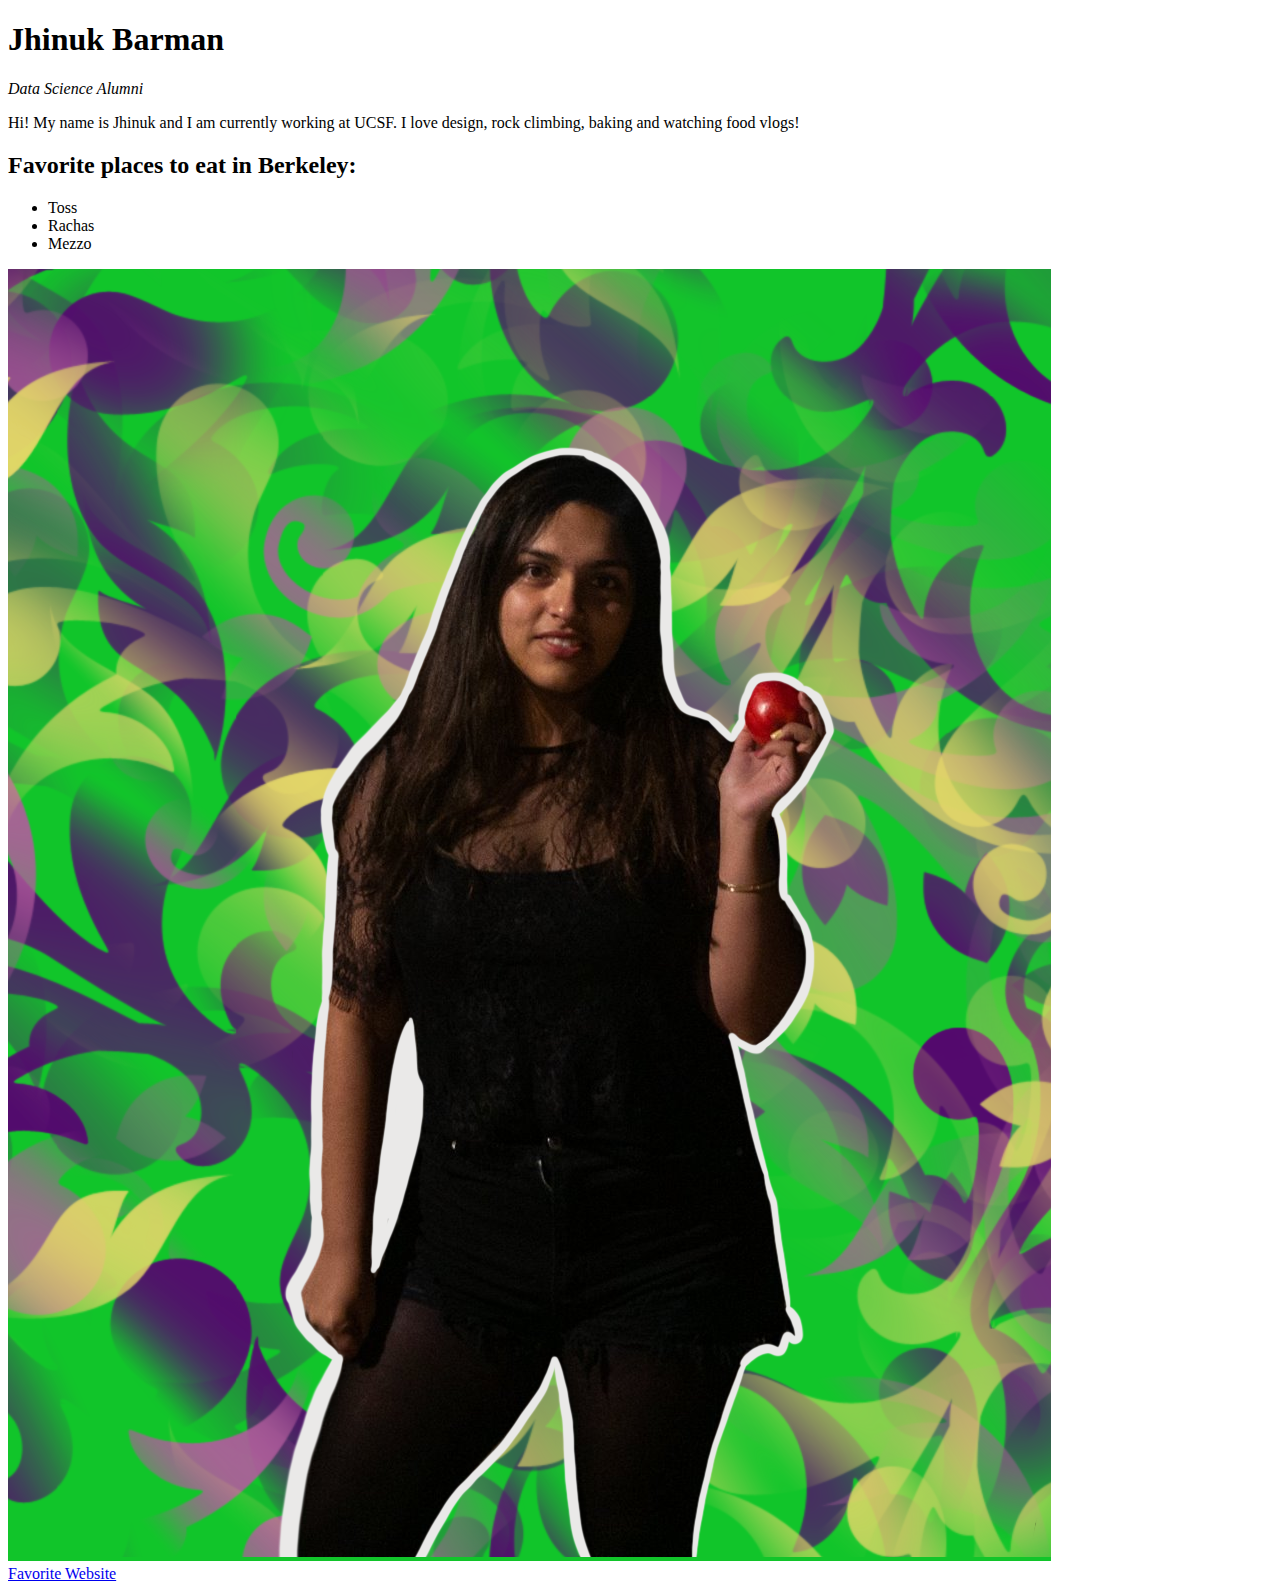
<file: HW1/index.html>
<!doctype html>
  <h1>Jhinuk Barman</h1>
  <i>Data Science</i>
  <i>Alumni</i>
  <p>Hi! My name is Jhinuk and I am currently working at UCSF. I love design, rock climbing, baking and watching food vlogs!</p>
  <h2>Favorite places to eat in Berkeley: </h2>
  <ul>
    <li>Toss</li>
    <li>Rachas</li>
    <li>Mezzo</li>
  </ul>

  <img src="assets/img/selfie.png"></img>
  <br>
  <a href="https://www.pinterest.com/">Favorite Website</a>
</html>
</file>
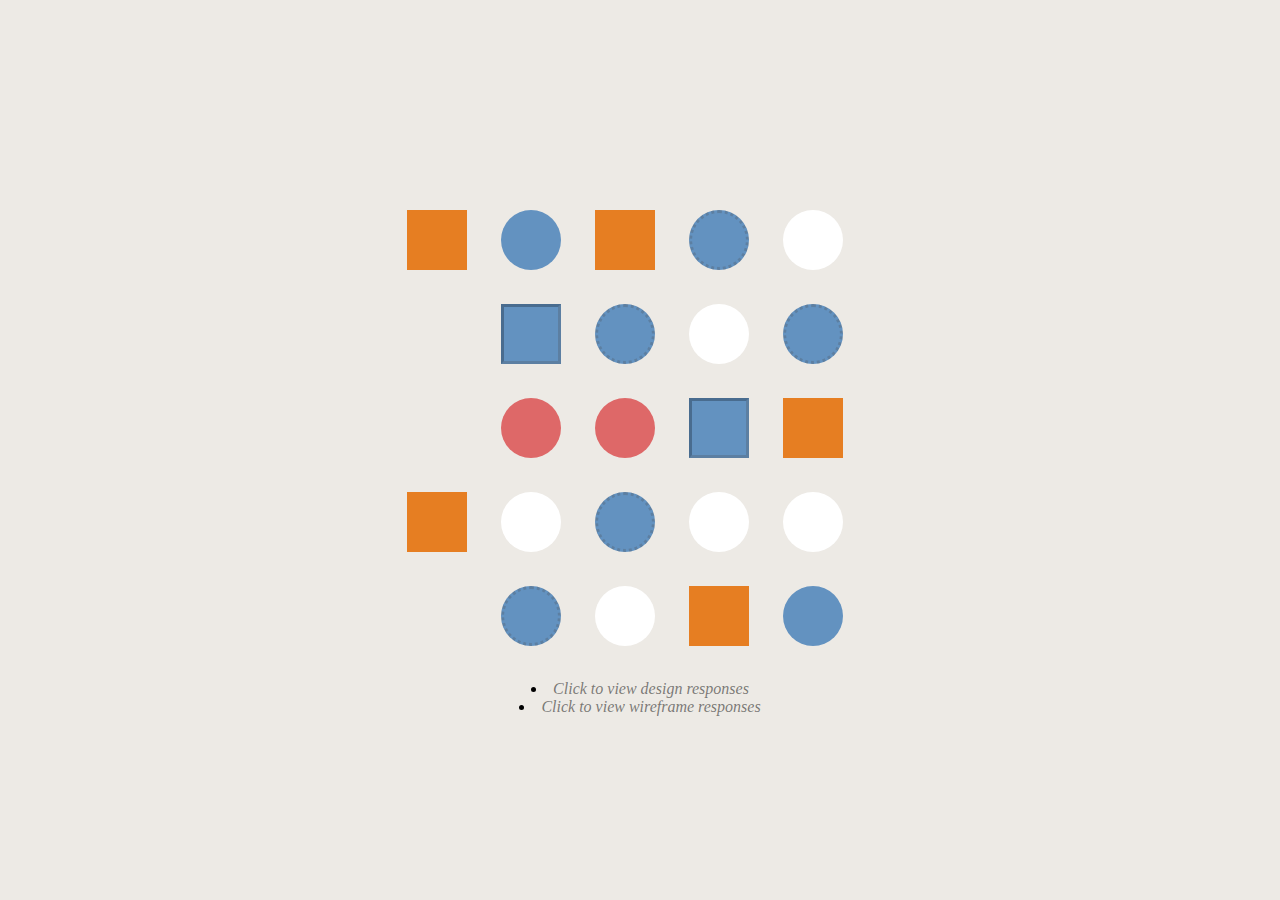
<file: hw2/index.html>
<html>
	<head>
		<title>Fiddling with shapes</title>
		<!-- What file should we link in this <head> tag? -->
		<link rel="stylesheet" href="assets/css/style.css">
	</head>
<body>
	<div id="container">
		<div id="first-row" class="row">
			<div class="square"></div>
			<div class="circle green"></div>
			<div class="square"></div>
			<div class="circle fancy"></div>
			<div class="circle"></div>
		</div>

		<div id="second-row" class="row">
			<div class="circle"></div>
			<div class="square fancy"></div>
			<div class="circle fancy"></div>
			<div class="circle"></div>
			<div class="circle fancy green"></div>
		</div>

		<div id="third-row" class="row">
			<div class="circle"></div>
			<div class="circle green"></div>
			<div class="circle"></div>
			<div class="square fancy"></div>
			<div class="square"></div>
		</div>

		<div id="fourth-row" class="row">
			<div class="square"></div>
			<div class="circle"></div>
			<div class="circle fancy"></div>
			<div class="circle"></div>
			<div class="circle"></div>
		</div>

		<div id="fifth-row" class="row">
			<div class="circle"></div>
			<div class="circle fancy"></div>
			<div class="circle"></div>
			<div class="square"></div>
			<div class="circle green"></div>
		</div>

		<li><a href="design_responses.html">Click to view design responses</a></li>
		<li><a href="wireframes.html">Click to view wireframe responses</a></li>
	</div>
</body>
</html>
</file>
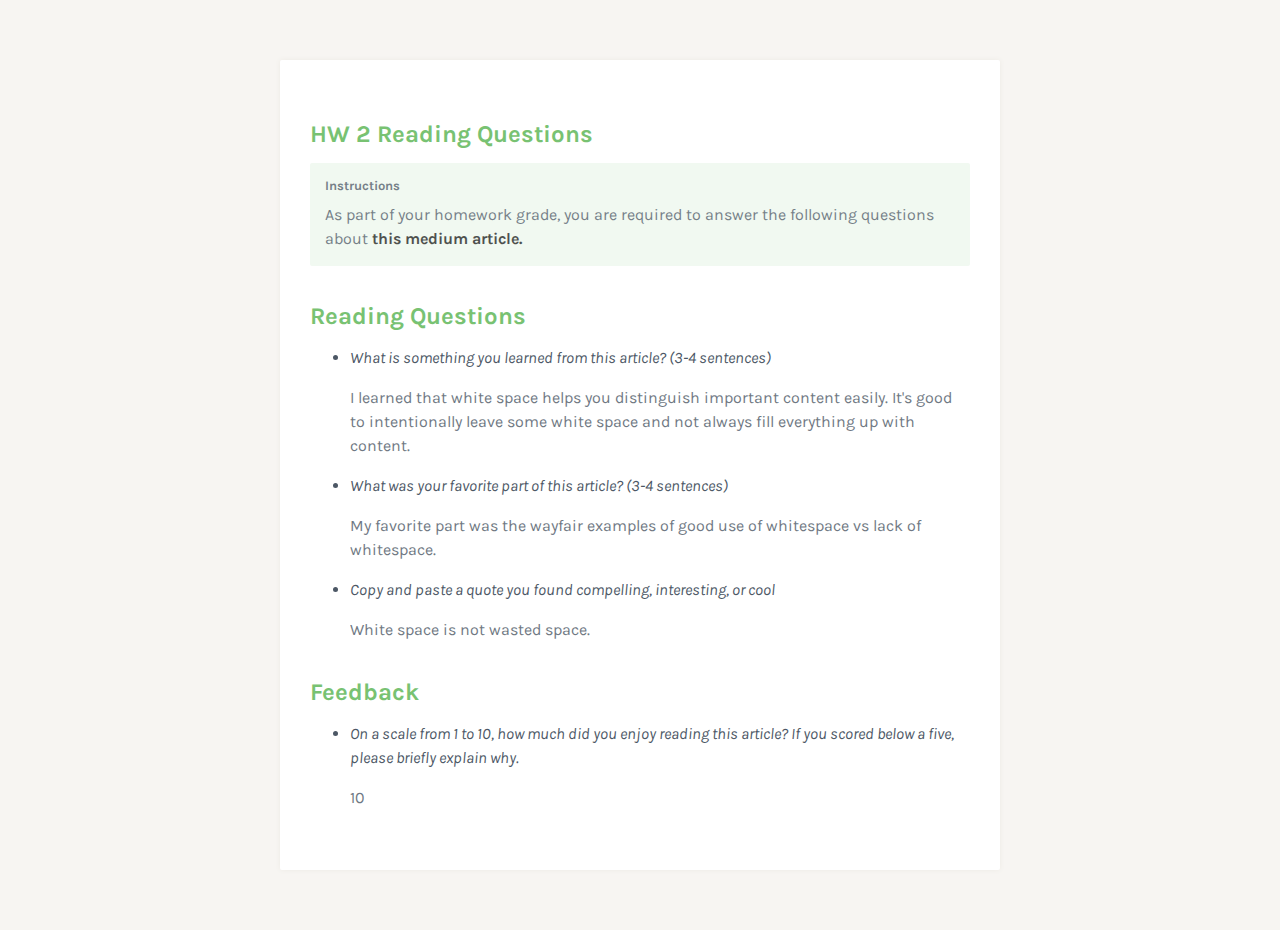
<file: hw2/design_responses.html>
<html>
	<head>
		<title>HW 2 Design Responses</title>
		<link rel="stylesheet" type="text/css" href="assets/css/wdd.css">
		<link href="https://fonts.googleapis.com/css?family=Karla" rel="stylesheet">
	</head>
	<body>
		<div id="container">
			<div class="section">
				<div class="info">
					<div class="info-title">HW 2 Reading Questions</div>
					<div class="info-content">
						<div class="info-required">Instructions</div>
						<div class="info-intro">As part of your homework grade, you are required to answer the following questions about <a href="https://medium.com/wayfair-design/more-padding-please-b95e19422acc" target="_blank">this medium article.</a></div>
					</div>
				</div>

				<div class="body">
					<div class="body-header">Reading Questions</div>
					<ul>
						<li>
							<p>What is something you learned from this article? (3-4 sentences)</p>
							<p> I learned that white space helps you distinguish important content easily. It's good to intentionally leave some white space and not always fill everything up with content. </p>
						</li>

						<li>
							<p>What was your favorite part of this article? (3-4 sentences)</p>
							<p> My favorite part was the wayfair examples of good use of whitespace vs lack of whitespace. </p>
						</li>

						<li>
							<p>Copy and paste a quote you found compelling, interesting, or cool</p>
							<p> White space is not wasted space. </p>
						</li>
					</ul>

					<div class="body-header">Feedback</div>
					<ul>
						<li>
							<p>On a scale from 1 to 10, how much did you enjoy reading this article? If you scored below a five, please briefly explain why.</p>
							<p> 10 </p>
						</li>
					</ul>
				</div>
			</div>
		</div>
	</body>
</html>
</file>
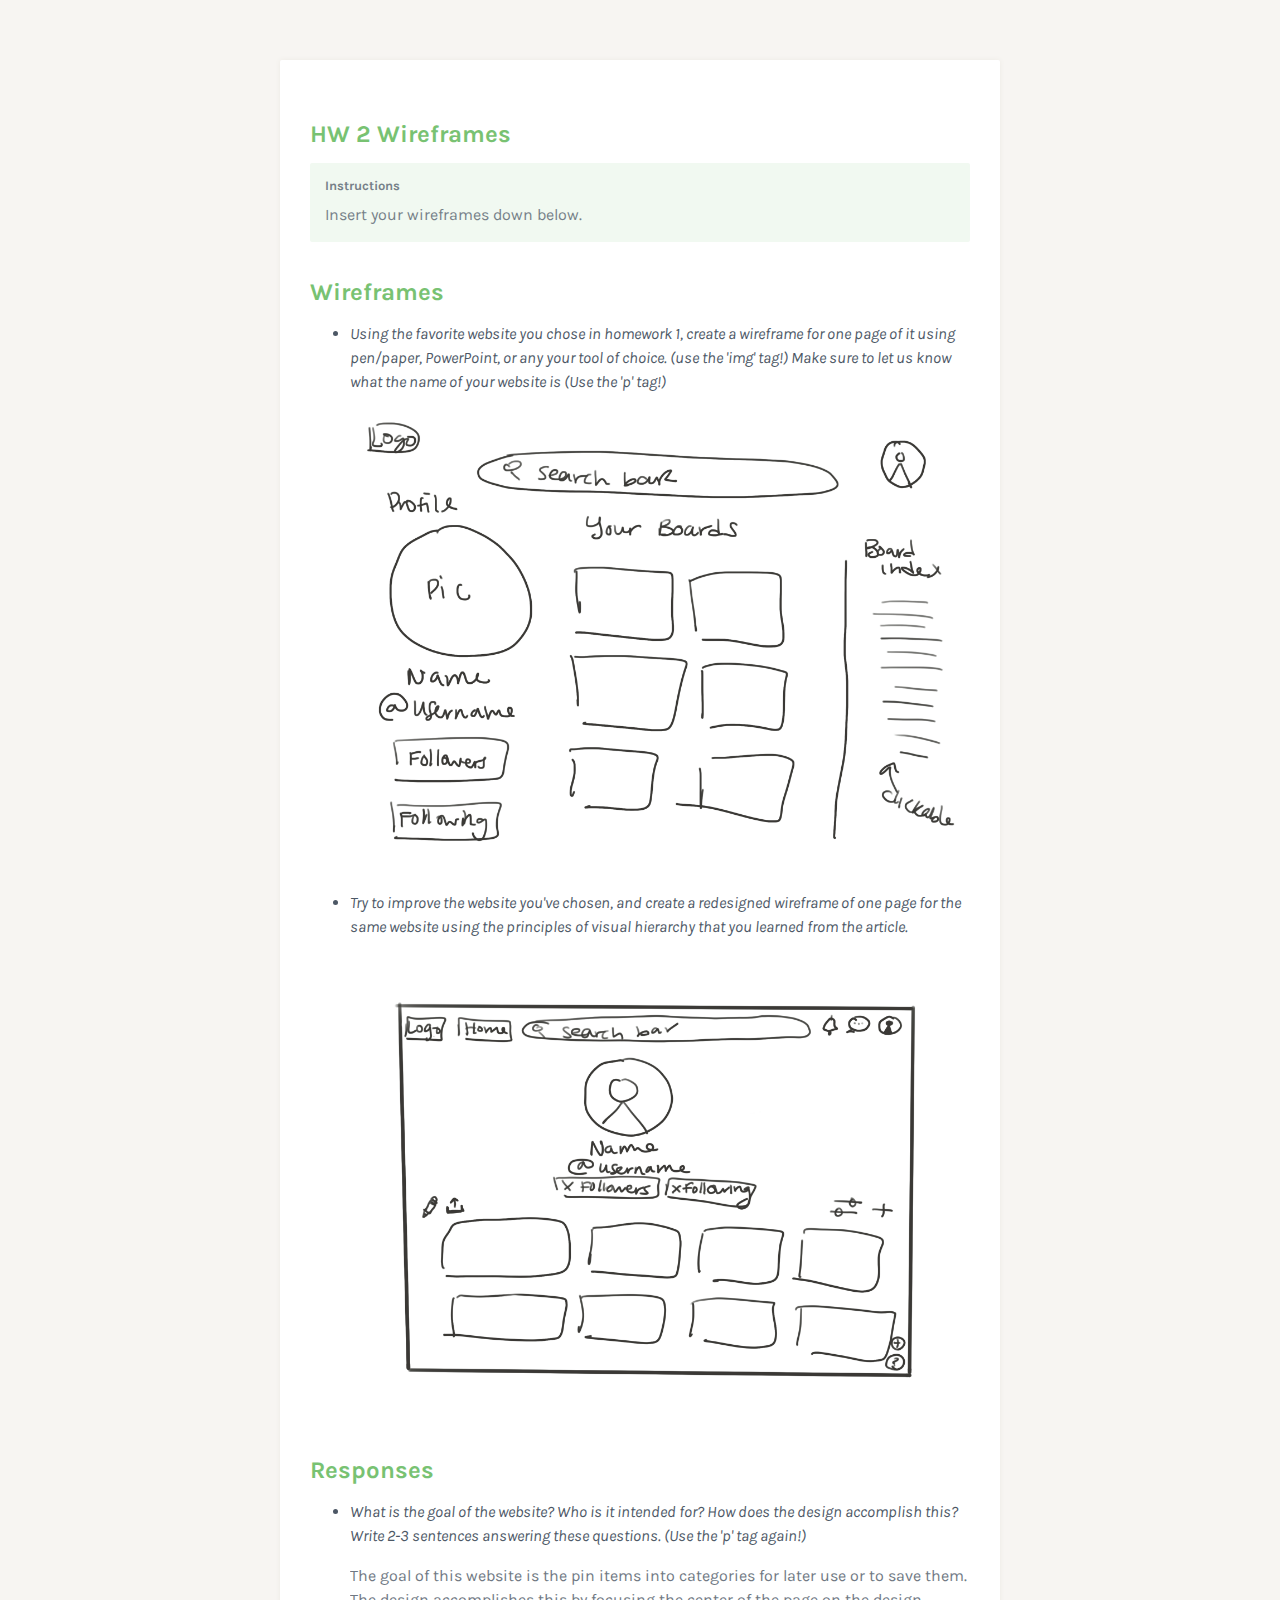
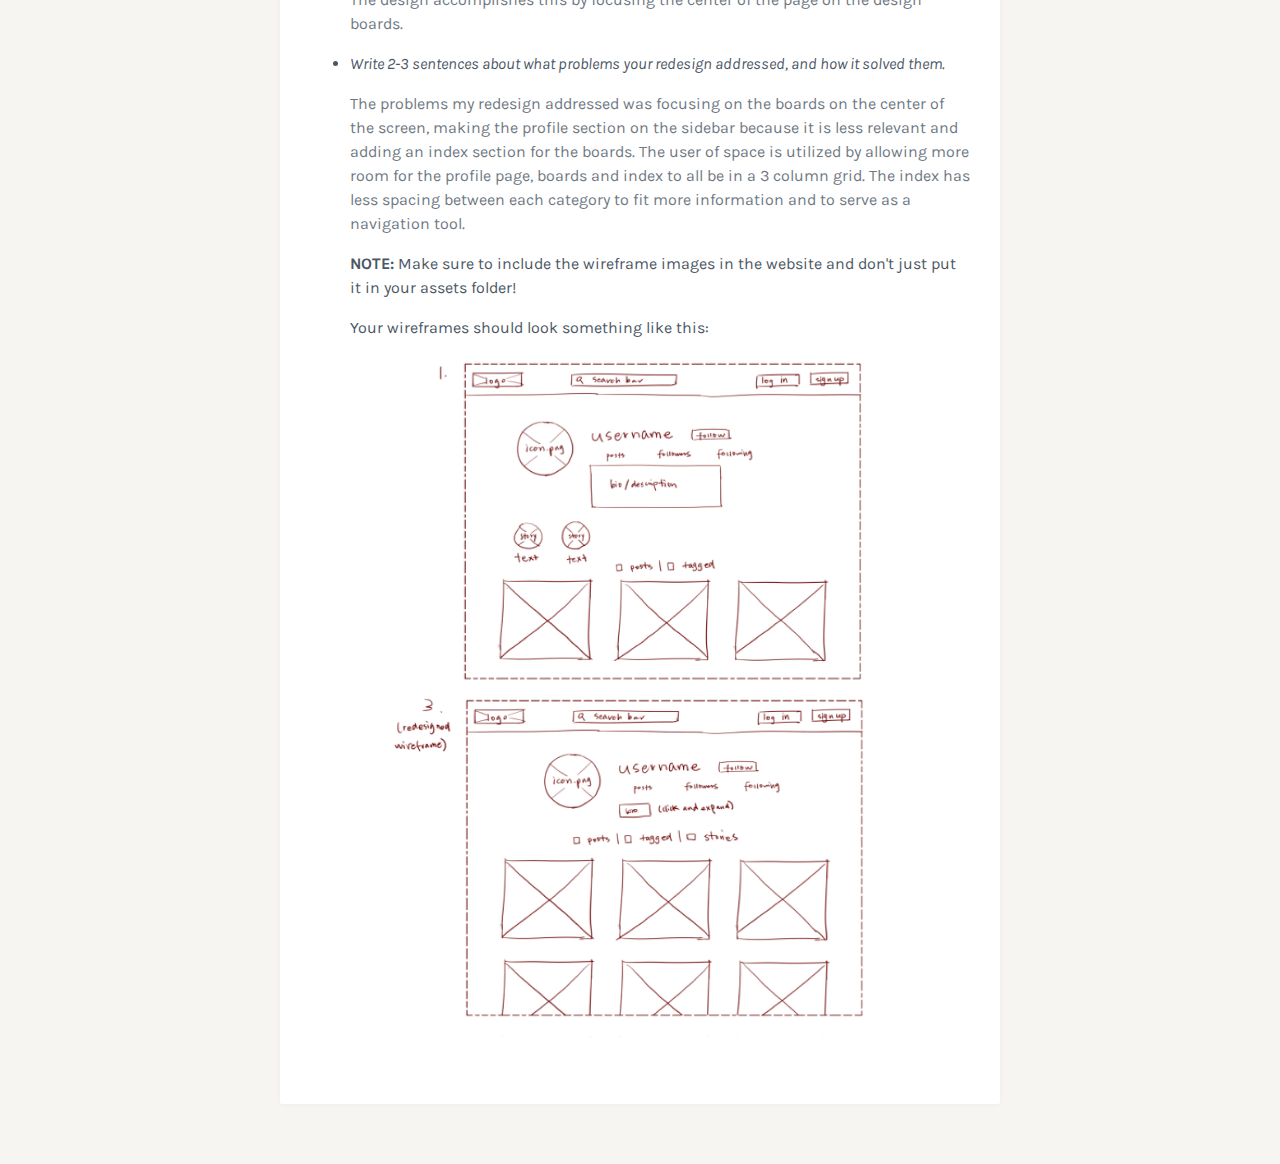
<file: hw2/wireframes.html>
<html>
	<head>
		<title>HW 2 Wireframes and Responses</title>
		<link rel="stylesheet" type="text/css" href="assets/css/wdd.css">
		<link href="https://fonts.googleapis.com/css?family=Karla" rel="stylesheet">
	</head>
	<body>
		<div id="container">
			<div class="section">
				<div class="info">
					<div class="info-title">HW 2 Wireframes</div>
					<div class="info-content">
						<div class="info-required">Instructions</div>
						<div class="info-intro">Insert your wireframes down below.</div>
					</div>
				</div>

				<div class="body">
					<div class="body-header">Wireframes</div>
					<ul>
						<li>
							<p>Using the favorite website you chose in homework 1, create a wireframe for one page of it using pen/paper, PowerPoint, or any your tool of choice. (use the 'img' tag!) Make sure to let us know what the name of your website is (Use the 'p' tag!)</p>
							<p> <img class="img-scaled" src="assets/imgs/wireframe1.png"> </p>
						</li>

						<li>
							<p>Try to improve the website you've chosen, and create a redesigned wireframe of one page for the same website using the principles of visual hierarchy that you learned from the article.</p>
							<p> <img class="img-scaled" src="assets/imgs/wireframe2.png">  </p>
						</li>
					</ul>

					<div class="body-header">Responses</div>
					<ul>
						<li>
							<p>What is the goal of the website? Who is it intended for? How does the design accomplish this? Write 2-3 sentences answering these questions. (Use the 'p' tag again!)</p>
							<p> The goal of this website is the pin items into categories for later use or to save them. The design accomplishes this by
							focusing the center of the page on the design boards.</p>
						</li>

						<li>
							<p>Write 2-3 sentences about what problems your redesign addressed, and how it solved them.</p>
							<p> The problems my redesign addressed was focusing on the boards on the center of the screen, making the profile section on the sidebar because it is less relevant
							and adding an index section for the boards. The user of space is utilized by allowing more room for the profile page, boards and index to all be in a 3 column grid.
						The index has less spacing between each category to fit more information and to serve as a navigation tool. </p>
						</li>
						<p><strong>NOTE:</strong> Make sure to include the wireframe images in the website and don't just put it in your assets folder!</p></li>
						<p>Your wireframes should look something like this:</p>
				<img class="img-scaled" src="assets/imgs/wireframe.png"/>
					</ul>
				</div>
			</div>
		</div>
	</body>
</html>
</file>
<file: hw2/assets/css/style.css>
body {
	font-family: 'Karla';
	background: #edeae5;
	width: 100%;
	height: 100%;
	position: relative;
	margin: 0px;
    text-align: center;
}

a {
    text-decoration: none;
    color: rgba(0,0,0,0.5);
    font-style: italic;
    transition: 0.4s;
}

a:hover {
    color: rgba(0, 0, 0, 0.7);
}

div {
	transition: linear 0.2s;
}

#container {
    width: 480px;
    height: 480px;
    position: absolute;
    top: calc(50% - 240px);
    left: calc(50% - 240px);
}
.circle {
    width: 60px;
    height: 60px;
    background: white;
    display: inline-block;
    margin-right: 30px;
    border-radius: 50%;
}

.circle:hover {
	opacity: 0.5;
}

.square {
    width: 60px;
    height: 60px;
    background: #e67e22;
    display: inline-block;
    margin-right: 30px;
}
.row {
    margin-bottom: 30px;
}
.green {
    background: #78c272;
}
.fancy {
    border: 3px inset rgba(74, 74, 74, 0.25);
    width: 54px;
    height: 54px;
}

#third-row .circle {
	background: #de6868;
}

.circle.fancy {
	border-style: dotted

}

.row .circle:first-child {
	opacity: 0;
}

.green, .fancy, .fancy.green, .green.fancy {
	background: #6392c0
}

/* div:hover.circle {

} */
#second-row div:hover.circle {
	transform: scale(1.25);
}
</file>
<file: hw2/assets/css/wdd.css>
body {
    margin: 0px;
    font-family: 'Karla';
    background: #f7f5f2;
    padding: 60px;
}

a {
	color: inherit;
	text-decoration: none;
}

p:first-child {
    font-style: italic;
}

p:nth-child(2) {
    opacity: 0.8;
}

.img-scaled {
    width: 100%;
}

.img-scaled-wh {
    width: 100%;
    height: 100%:
}

.clear {
    clear: both;
}

* {
    outline: none;
}

#data {
	display: none;
}

.tag {
	color: #6392c0;
}

.element {
	color: #de6868;
}

#container {
    width: 720px;
    margin: 0px auto;
    background: white;
    box-shadow: 0px 0px 5px #edeae5;
    border-radius: 2px;
    position: relative;
    padding: 30px 0px;
}
#header {
    background: #78c272;
    padding: 15px;
    color: white;
    width: 270px;
}
#header-caption-logo {
    width: 20px;
    float: left;
}
#header-caption-name {
    float: left;
    margin-left: 5px;
    font-size: 12px;
    font-weight: 700;
    line-height: 15px;
}
#header-caption {
    margin-bottom: 6px;
    opacity: 0.6;
}
#header-title {
    font-size: 18px;
    font-weight: 300;
    float: left;
}
#header-due {
    float: left;
    font-size: 18px;
    font-weight: 300;
    margin-left: 10px;
    padding-left: 10px;
    border-left: 2px solid rgba(255, 255, 255, 0.15);
}
.section {
    margin: 30px 0px;
    padding: 0px 30px;
}
#submission-header, .info-title {
    text-align: left;
    color: #78c272;
    font-size: 24px;
    font-weight: 700;
    margin-bottom: 15px;
}
#submission-content, .info-content {
    padding: 15px;
    background: rgba(120, 194, 114, 0.1);
    border-radius: 2px;
    color: #4c5765;
}
.info-required {
    font-size: 13px;
    font-weight: 700;
    opacity: 0.75;
    margin-bottom: 10px;
}
.info-intro {
    line-height: 24px;
    font-size: 16px;
    opacity: 0.75;
}
.info {
    margin-bottom: 30px;
}
.info a {
    font-weight: 700;
    color: black;
    opacity: 0.9;
}
.body-header {
    font-size: 24px;
    font-weight: 700;
    color: #78c272;
    margin-top: 36px;
}
.body p {
    line-height: 24px;
}
.body img {
	width: 100%;
}
.body a {
	color: #78c272;
}
.body li {
    line-height: 24px;
}
.body {
    color: #4c5765;
}
.body .caption {
    opacity: 0.6;
}
#submission {
    padding: 0px 30px;
}
#submission-content p, #submission-content li {
    line-height: 24px;
    opacity: 0.75;
}

#announcement-heading {
    text-align: right;
    color: #de6868;
    font-weight: 700;
    font-size: 24px;
    margin-bottom: 15px;
}
#announcement-content {
    padding: 15px;
    background: rgba(222, 104, 104, 0.1);
    color: #4c5765;
    font-size: 12px;
    line-height: 24px;
    border-radius: 2px;
}
.download {
    background: #78c272;
    color: white;
    width: 240px;
    text-align: center;
    padding: 15px 0px;
    border-radius: 2px;
    font-size: 13px;
    font-weight: 700;
    margin: 30px auto;
    cursor: pointer;
}
#announcement .link {
    background: #de6868;
    width: 320px;
    font-size: 13px;
    font-weight: 700;
    color: white;
    text-align: center;
    padding: 15px 0px;
    margin: 30px auto;
    border-radius: 2px;
    cursor: pointer;
}
</file>
